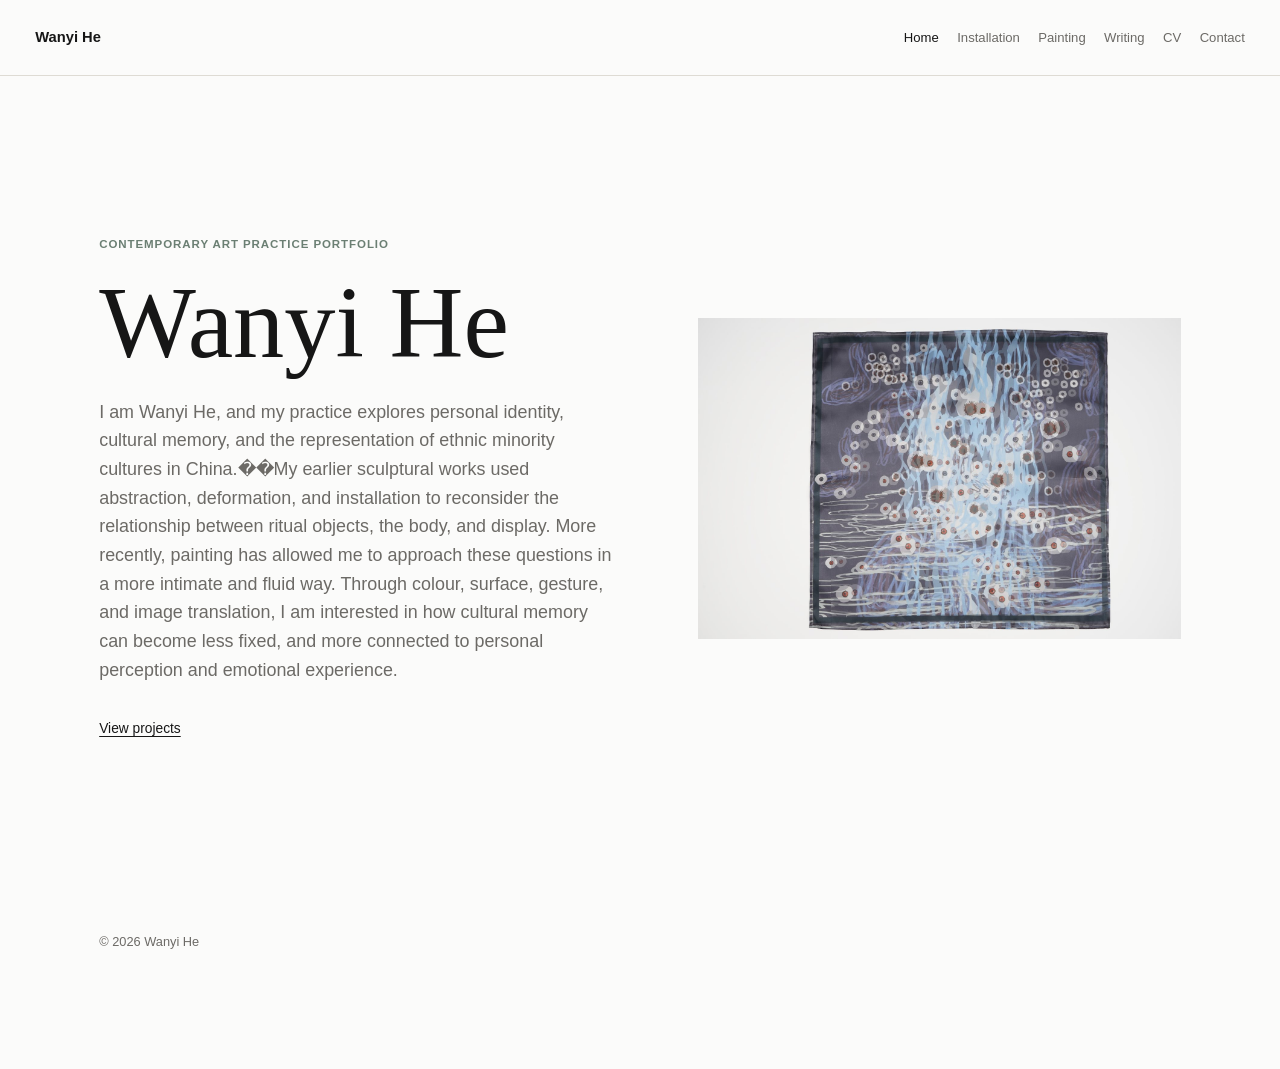
<file: index.html>
<!doctype html>
<html lang="en">
  <head>
    <meta charset="utf-8" />
    <meta name="viewport" content="width=device-width, initial-scale=1" />
    <title>Wanyi He - Painting Portfolio</title>
    <meta
      name="description"
      content="Contemporary painting portfolio for Slade Painting application."
    />
    <link rel="stylesheet" href="styles.css" />
  </head>
  <body>
    <header class="site-header" data-header>
      <a class="site-title" href="index.html" aria-label="Back to Home">Wanyi He</a>
      <button
        class="nav-toggle"
        type="button"
        aria-label="Open navigation"
        aria-expanded="false"
        data-nav-toggle
      >
        <span></span>
        <span></span>
      </button>
      <nav class="site-nav" aria-label="Primary navigation" data-nav>
        <a href="index.html">Home</a>
        <a href="projects.html#installation-projects">Installation</a>
        <a href="projects.html#painting-projects">Painting</a>
        <a href="writing.html">Writing</a>
        <a href="cv.html">CV</a>
        <a href="contact.html">Contact</a>
      </nav>
    </header>

    <main>
      <section class="intro section-pad" id="home" aria-labelledby="home-title">
        <div class="intro-copy">
          <p class="eyebrow">Contemporary Painting Portfolio</p>
          <h1 id="home-title">Painting as a way of holding uncertain images.</h1>
          <p class="intro-text">
            I work with painting, drawing, image fragments, and studio notes to
            test how memory, surface, and observation can remain unresolved.
          </p>
          <a class="intro-link" href="projects.html">View projects</a>
        </div>
        <figure class="intro-image">
          <button
            class="image-button"
            type="button"
            data-lightbox-src="assets/work-01.png"
            data-lightbox-caption="Placeholder work image"
          >
            <img src="assets/work-01.png" alt="Placeholder painting documentation" />
          </button>
          <figcaption>Selected work, replace with your own image.</figcaption>
        </figure>
      </section>
    </main>

    <footer class="site-footer">
      <p>&copy; <span data-year></span> <span data-footer-name>Wanyi He</span></p>
    </footer>
    <dialog class="lightbox" data-lightbox aria-label="Image preview">
      <button class="lightbox-close" type="button" aria-label="Close image preview" data-lightbox-close>
        Close
      </button>
      <figure>
        <img alt="" data-lightbox-image />
        <figcaption data-lightbox-caption></figcaption>
      </figure>
    </dialog>

    <script src="content.js"></script>
    <script src="app.js"></script>
  </body>
</html>
</file>
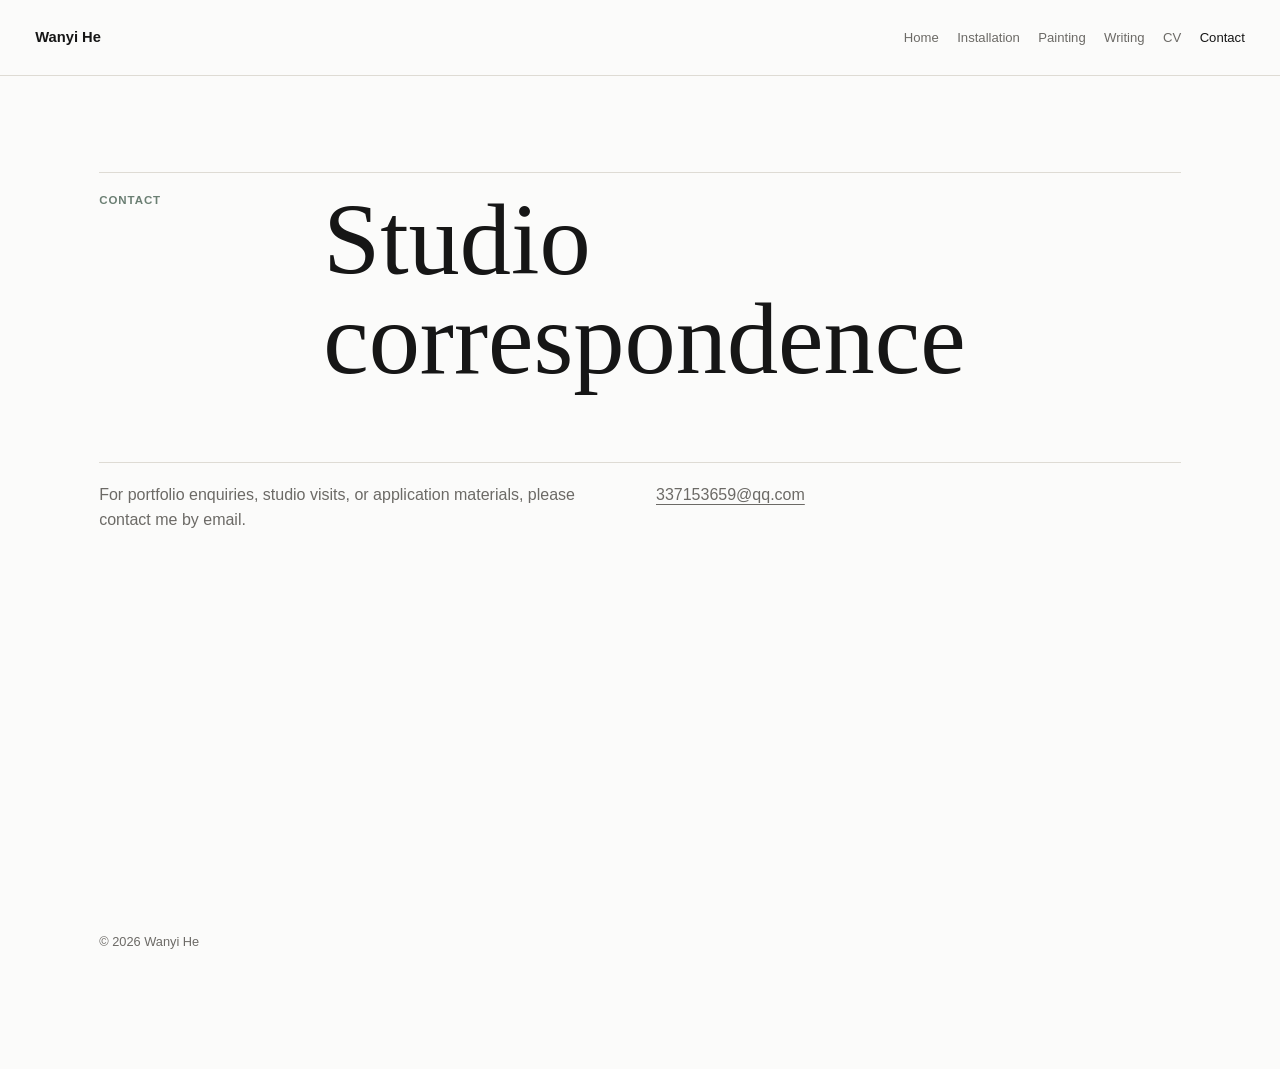
<file: contact.html>
<!doctype html>
<html lang="en">
  <head>
    <meta charset="utf-8" />
    <meta name="viewport" content="width=device-width, initial-scale=1" />
    <title>Contact - Painting Portfolio</title>
    <meta name="description" content="Contact page for a contemporary painting portfolio." />
    <link rel="stylesheet" href="styles.css" />
  </head>
  <body>
    <header class="site-header" data-header>
      <a class="site-title" href="index.html" aria-label="Back to Home">Wanyi He</a>
      <button class="nav-toggle" type="button" aria-label="Open navigation" aria-expanded="false" data-nav-toggle>
        <span></span>
        <span></span>
      </button>
      <nav class="site-nav" aria-label="Primary navigation" data-nav>
        <a href="index.html">Home</a>
        <a href="projects.html#installation-projects">Installation</a>
        <a href="projects.html#painting-projects">Painting</a>
        <a href="writing.html">Writing</a>
        <a href="cv.html">CV</a>
        <a href="contact.html">Contact</a>
      </nav>
    </header>

    <main>
      <section class="contact section-pad page-start" aria-labelledby="contact-title">
        <div class="section-heading">
          <p class="eyebrow">Contact</p>
          <h1 id="contact-title">Studio correspondence</h1>
        </div>
        <div class="contact-grid">
          <p>
            For portfolio enquiries, studio visits, or application materials,
            please contact me by email.
          </p>
          <p>
            <a data-email href="mailto:your.email@example.com">your.email@example.com</a>
          </p>
        </div>
      </section>
    </main>

    <footer class="site-footer">
      <p>&copy; <span data-year></span> <span data-footer-name>Wanyi He</span></p>
    </footer>
    <script src="content.js"></script>
    <script src="app.js"></script>
  </body>
</html>
</file>
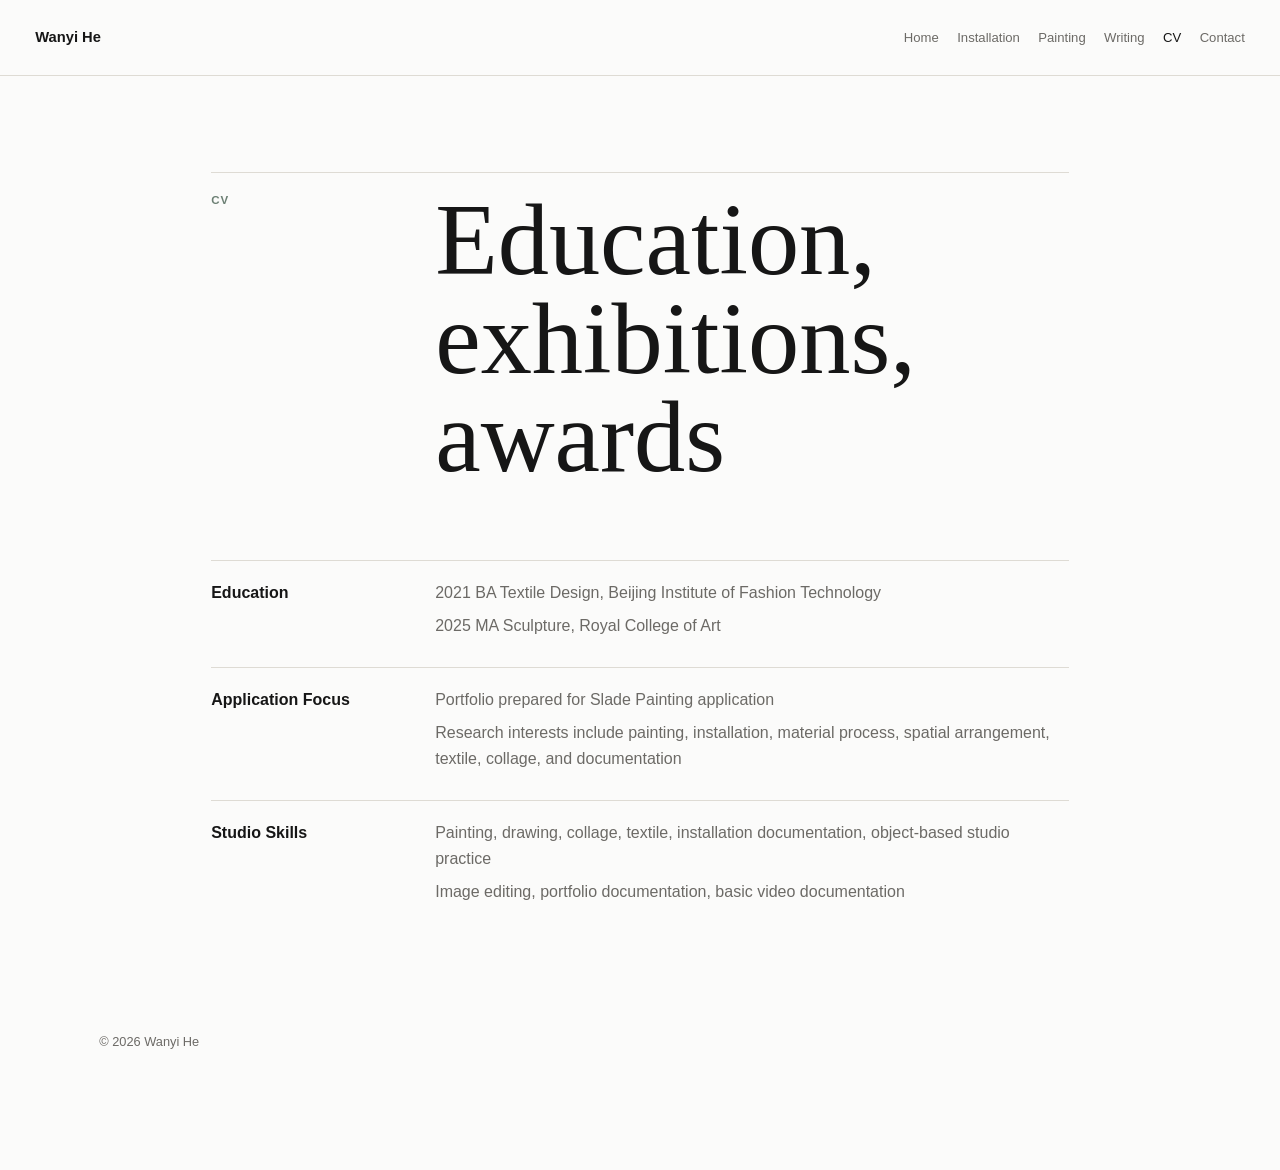
<file: cv.html>
<!doctype html>
<html lang="en">
  <head>
    <meta charset="utf-8" />
    <meta name="viewport" content="width=device-width, initial-scale=1" />
    <title>CV - Painting Portfolio</title>
    <meta name="description" content="CV for a contemporary painting portfolio." />
    <link rel="stylesheet" href="styles.css" />
  </head>
  <body>
    <header class="site-header" data-header>
      <a class="site-title" href="index.html" aria-label="Back to Home">Wanyi He</a>
      <button class="nav-toggle" type="button" aria-label="Open navigation" aria-expanded="false" data-nav-toggle>
        <span></span>
        <span></span>
      </button>
      <nav class="site-nav" aria-label="Primary navigation" data-nav>
        <a href="index.html">Home</a>
        <a href="projects.html#installation-projects">Installation</a>
        <a href="projects.html#painting-projects">Painting</a>
        <a href="writing.html">Writing</a>
        <a href="cv.html">CV</a>
        <a href="contact.html">Contact</a>
      </nav>
    </header>

    <main>
      <section class="text-section section-pad page-start" aria-labelledby="cv-title">
        <div class="section-heading">
          <p class="eyebrow">CV</p>
          <h1 id="cv-title">Education, exhibitions, awards</h1>
        </div>
        <div class="cv-list" data-cv></div>
      </section>
    </main>

    <footer class="site-footer">
      <p>&copy; <span data-year></span> <span data-footer-name>Wanyi He</span></p>
    </footer>
    <script src="content.js"></script>
    <script src="app.js"></script>
  </body>
</html>
</file>
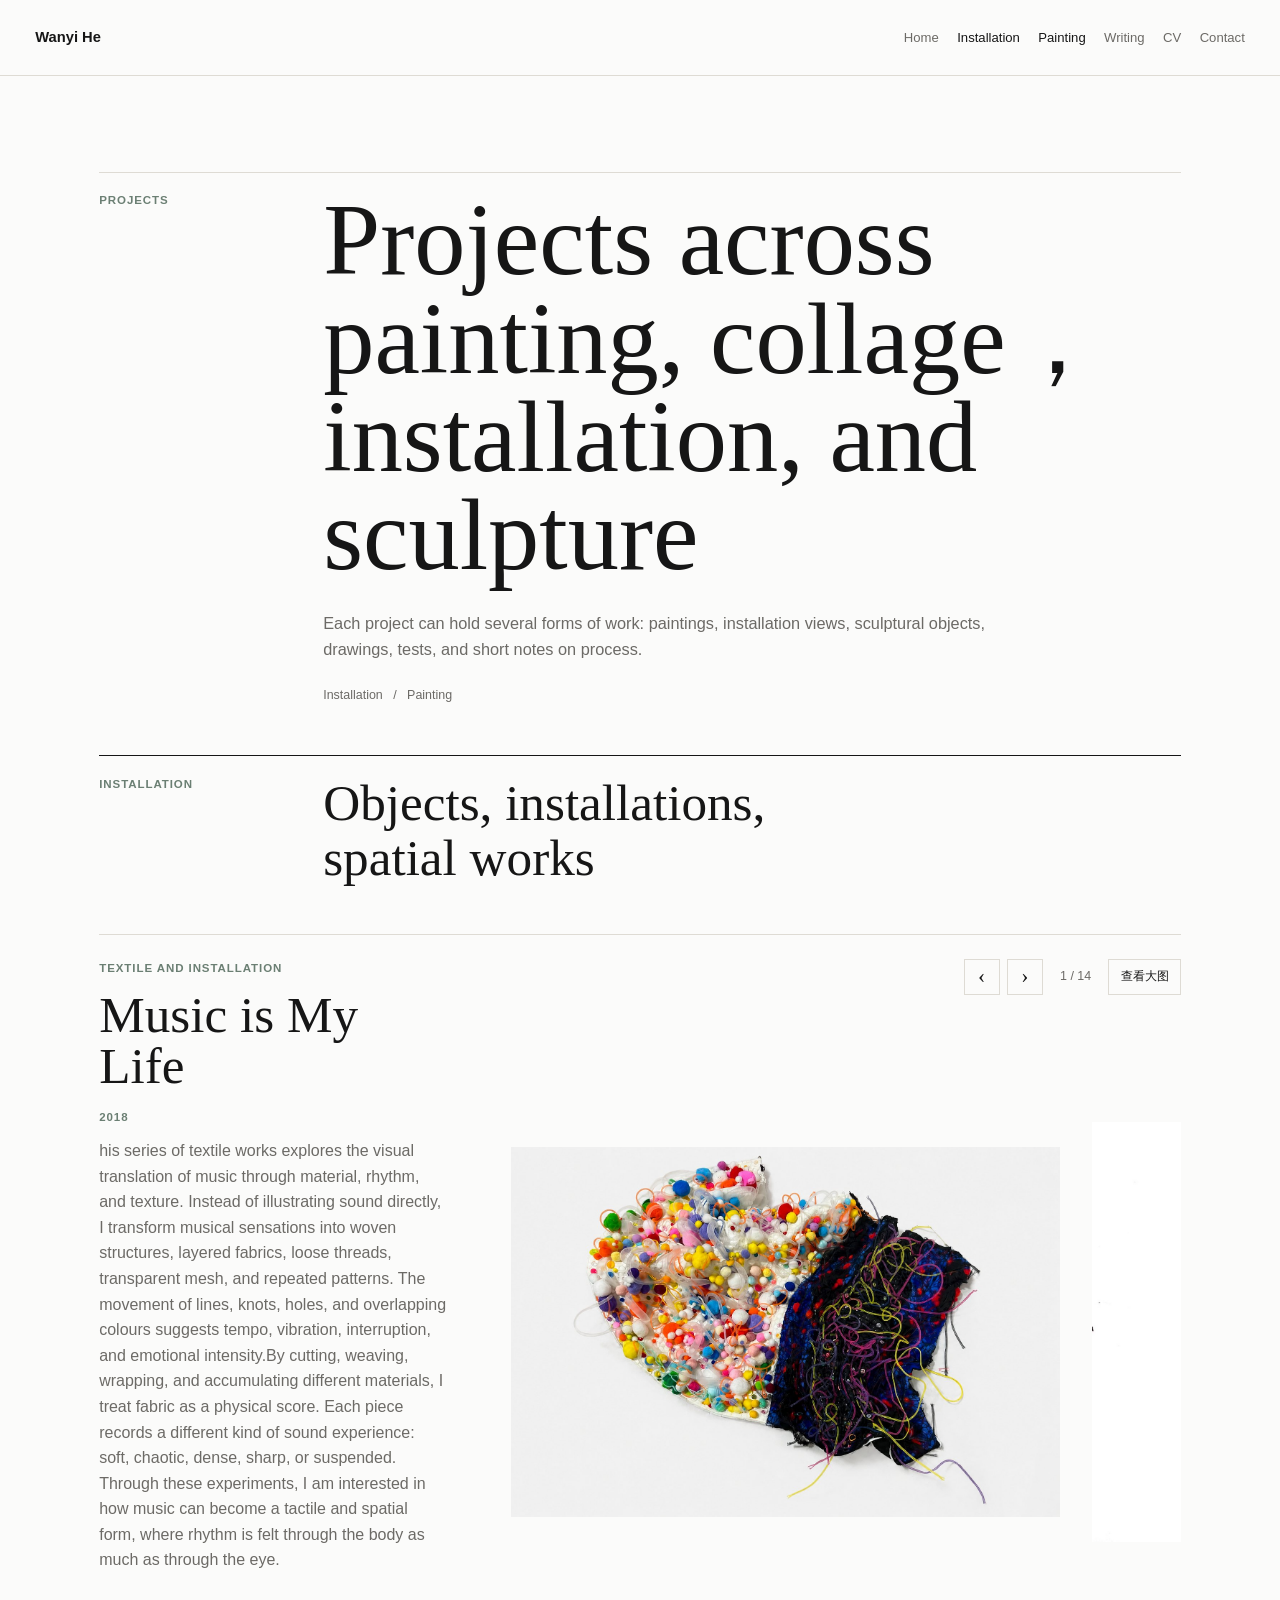
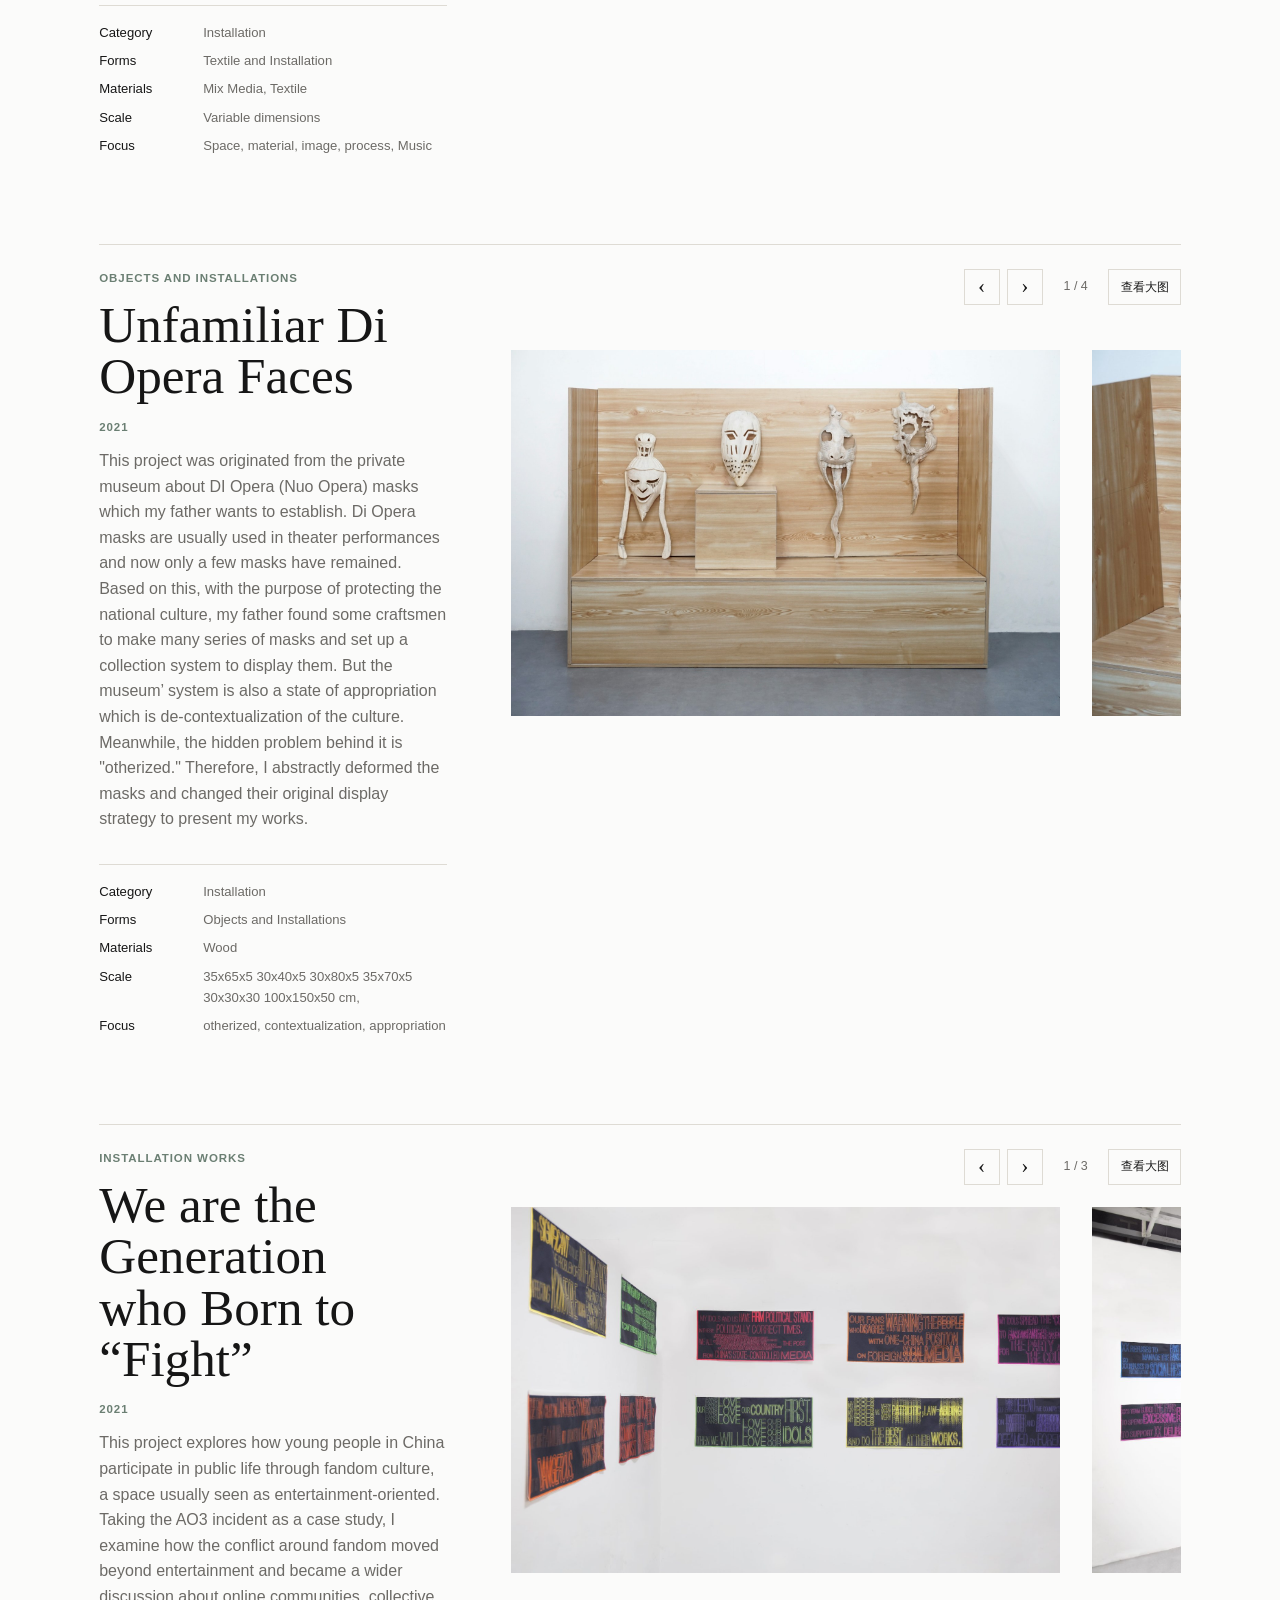
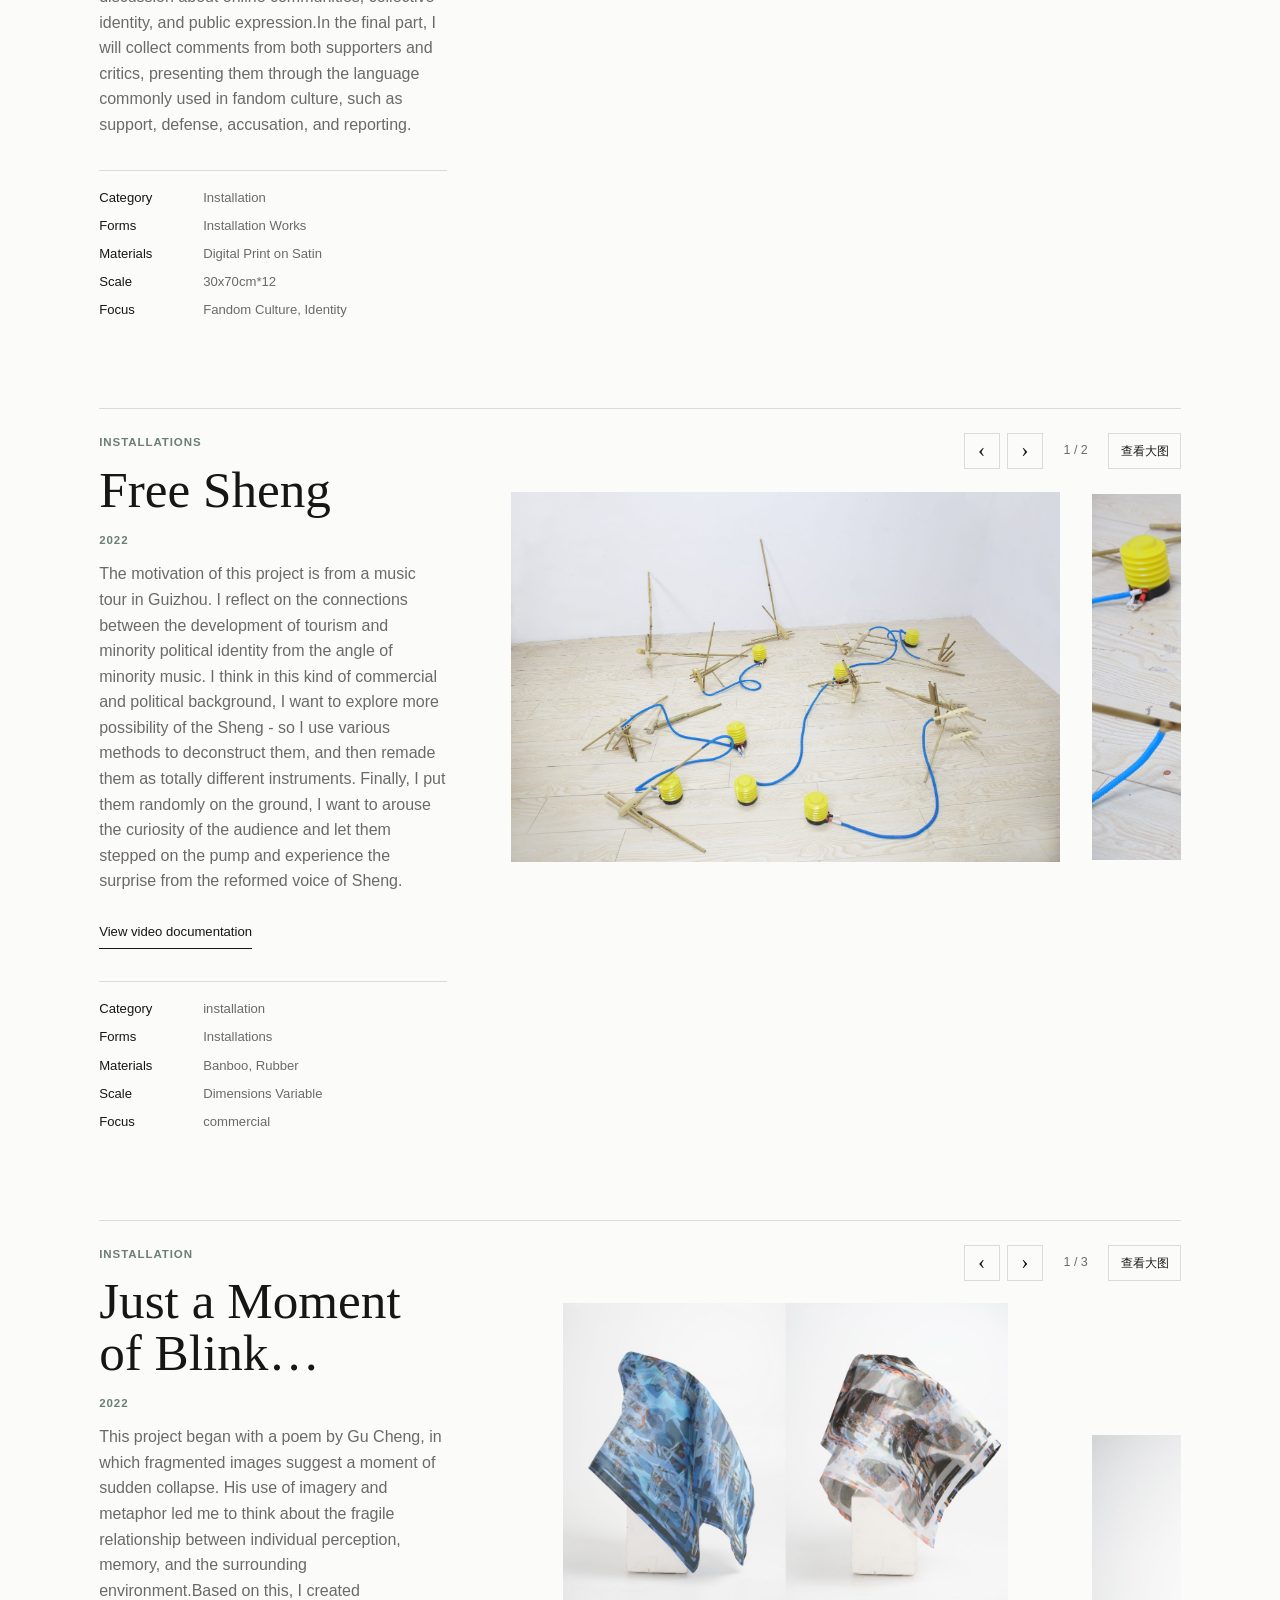
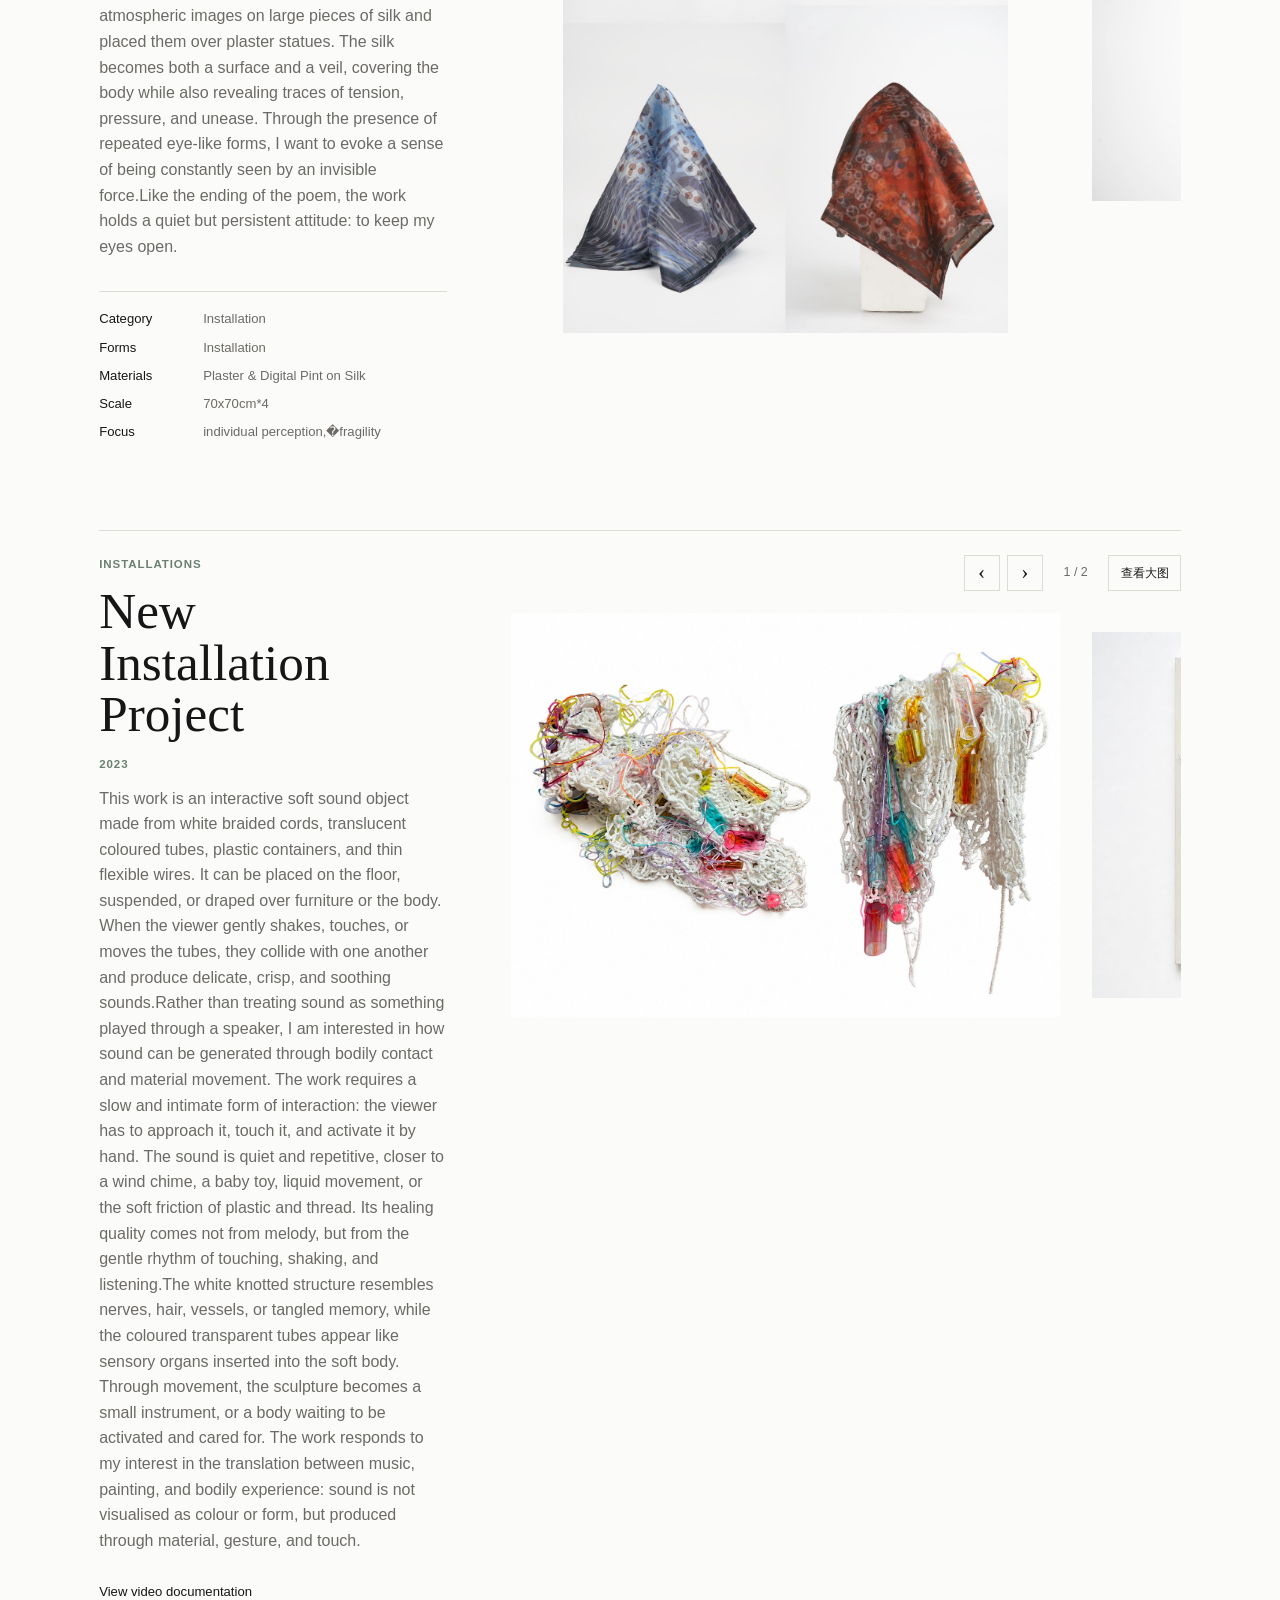
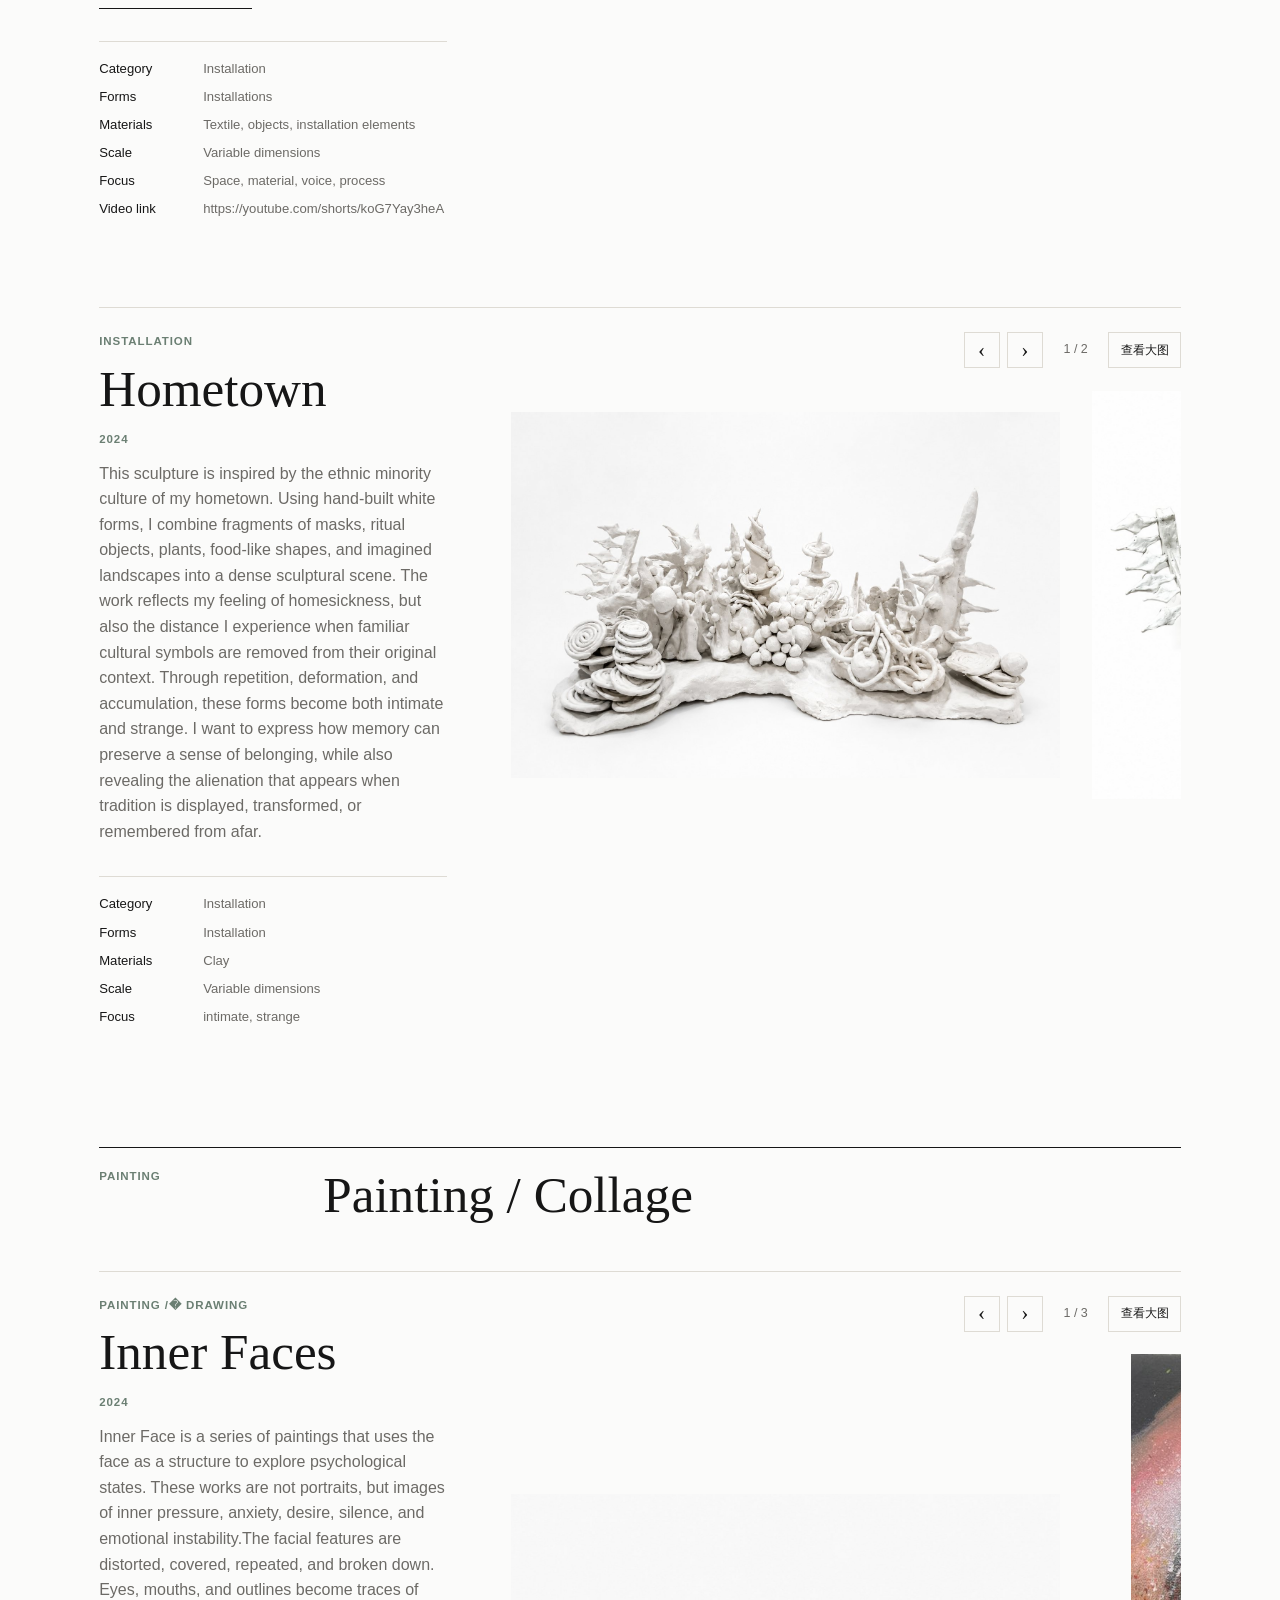
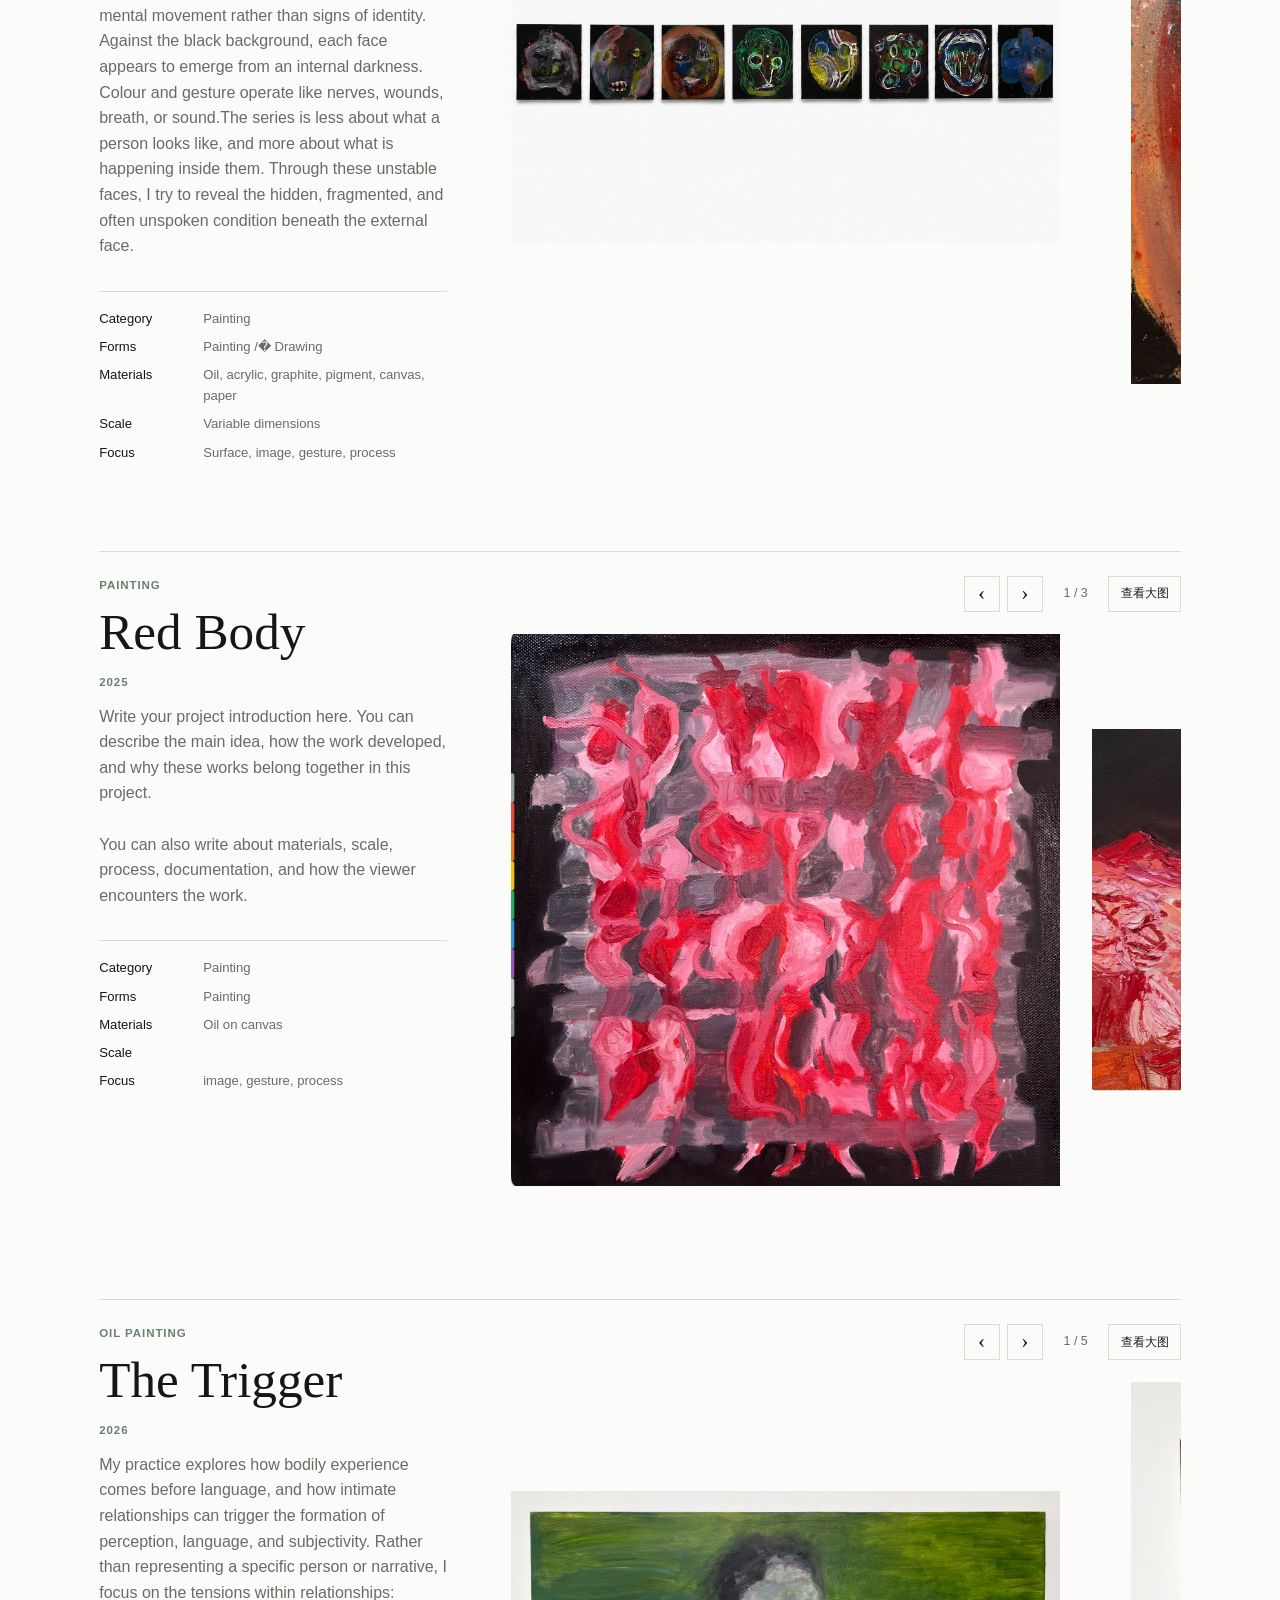
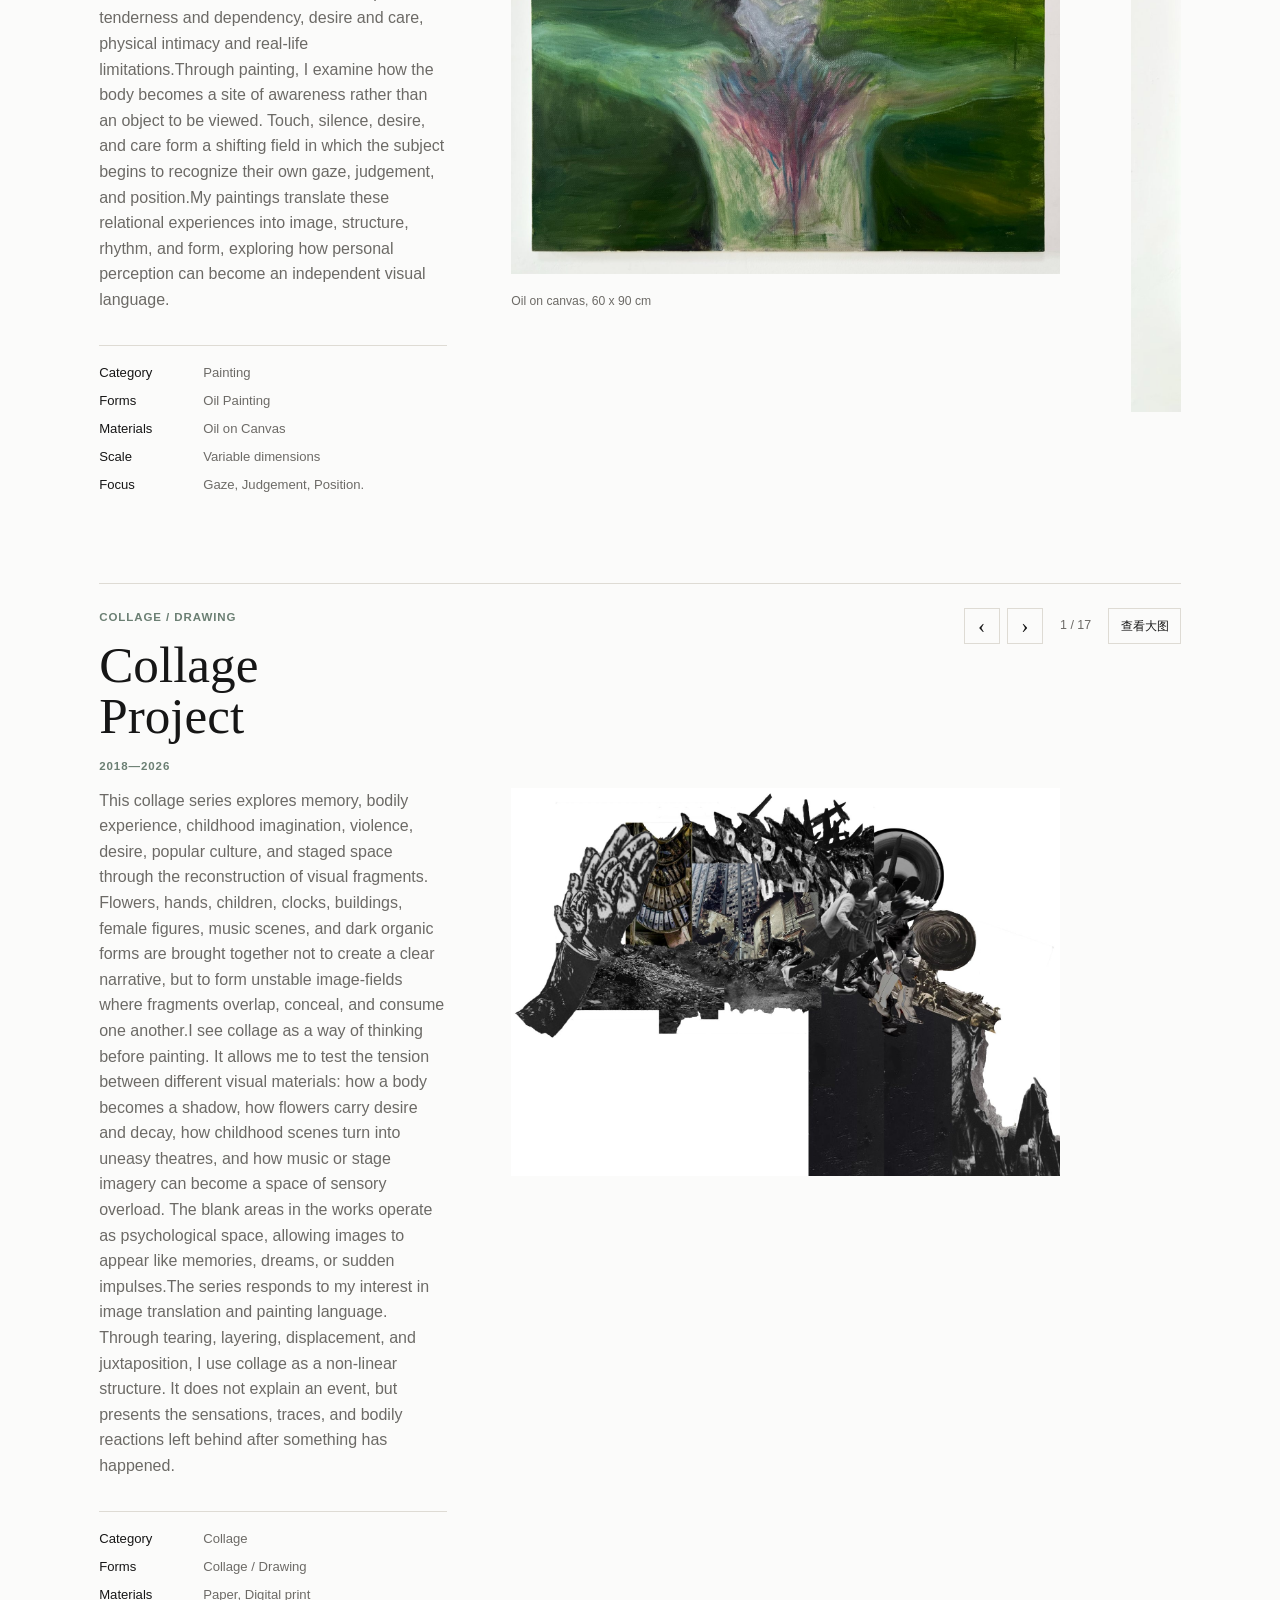
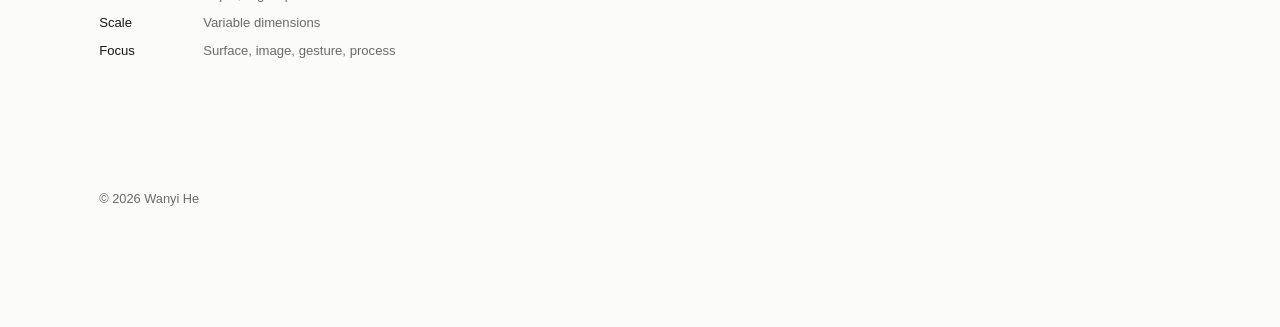
<file: projects.html>
<!doctype html>
<html lang="en">
  <head>
    <meta charset="utf-8" />
    <meta name="viewport" content="width=device-width, initial-scale=1" />
    <title>Projects - Painting Portfolio</title>
    <meta name="description" content="Projects from a contemporary painting portfolio." />
    <link rel="stylesheet" href="styles.css" />
  </head>
  <body>
    <header class="site-header" data-header>
      <a class="site-title" href="index.html" aria-label="Back to Home">Wanyi He</a>
      <button class="nav-toggle" type="button" aria-label="Open navigation" aria-expanded="false" data-nav-toggle>
        <span></span>
        <span></span>
      </button>
      <nav class="site-nav" aria-label="Primary navigation" data-nav>
        <a href="index.html">Home</a>
        <a href="projects.html#installation-projects">Installation</a>
        <a href="projects.html#painting-projects">Painting</a>
        <a href="writing.html">Writing</a>
        <a href="cv.html">CV</a>
        <a href="contact.html">Contact</a>
      </nav>
    </header>

    <main>
      <section class="section-pad page-start" aria-labelledby="projects-title">
        <div class="section-heading">
          <p class="eyebrow">Projects</p>
          <div>
            <h1 id="projects-title" data-projects-page-title>
              Projects across painting, installation, and sculpture
            </h1>
            <p class="page-intro" data-projects-page-intro>
              Each project can hold several forms of work: paintings, installation views,
              sculptural objects, drawings, tests, and short notes on process.
            </p>
            <nav class="project-jump-links" aria-label="Project sections">
              <a href="#installation-projects">Installation</a>
              <a href="#painting-projects">Painting</a>
            </nav>
<button class="project-add-project" type="button" data-add-project="Painting">
              添加绘画/拼贴项目
            </button>
          </div>
        </div>
        <div class="projects-list" data-projects></div>
      </section>
    </main>

    <footer class="site-footer">
      <p>&copy; <span data-year></span> <span data-footer-name>Wanyi He</span></p>
    </footer>
    <dialog class="lightbox" data-lightbox aria-label="Image preview">
      <button class="lightbox-close" type="button" aria-label="Close image preview" data-lightbox-close>Close</button>
      <figure>
        <img alt="" data-lightbox-image />
        <figcaption data-lightbox-caption></figcaption>
      </figure>
    </dialog>

    <script src="content.js"></script>
    <script src="app.js"></script>
  </body>
</html>
</file>
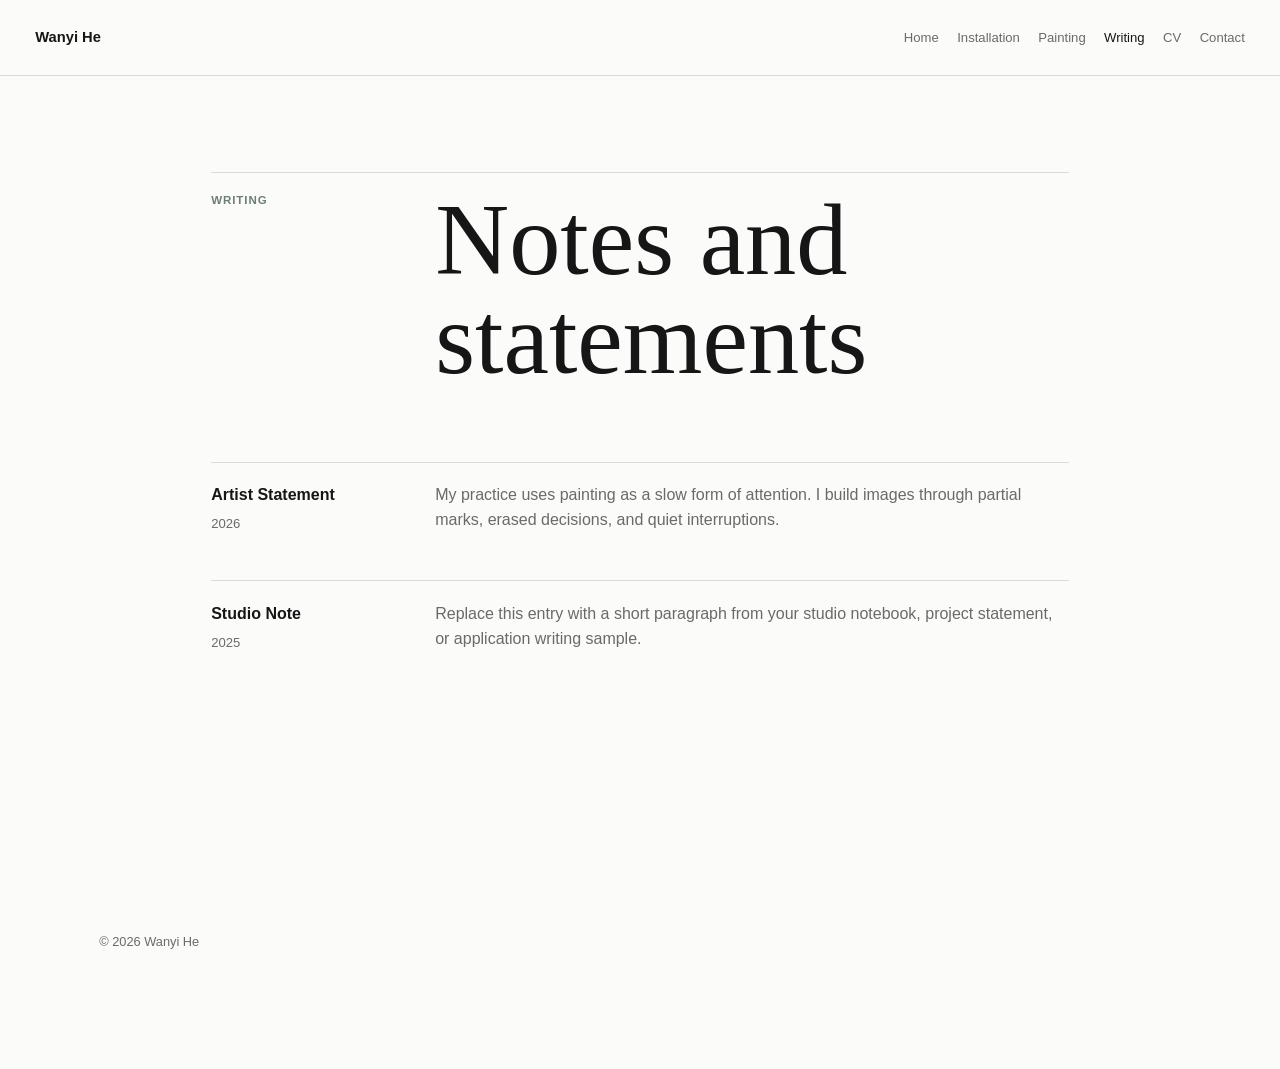
<file: writing.html>
<!doctype html>
<html lang="en">
  <head>
    <meta charset="utf-8" />
    <meta name="viewport" content="width=device-width, initial-scale=1" />
    <title>Writing - Painting Portfolio</title>
    <meta name="description" content="Writing and statements for a contemporary painting portfolio." />
    <link rel="stylesheet" href="styles.css" />
  </head>
  <body>
    <header class="site-header" data-header>
      <a class="site-title" href="index.html" aria-label="Back to Home">Wanyi He</a>
      <button class="nav-toggle" type="button" aria-label="Open navigation" aria-expanded="false" data-nav-toggle>
        <span></span>
        <span></span>
      </button>
      <nav class="site-nav" aria-label="Primary navigation" data-nav>
        <a href="index.html">Home</a>
        <a href="projects.html#installation-projects">Installation</a>
        <a href="projects.html#painting-projects">Painting</a>
        <a href="writing.html">Writing</a>
        <a href="cv.html">CV</a>
        <a href="contact.html">Contact</a>
      </nav>
    </header>

    <main>
      <section class="text-section section-pad page-start" aria-labelledby="writing-title">
        <div class="section-heading">
          <p class="eyebrow">Writing</p>
          <h1 id="writing-title">Notes and statements</h1>
        </div>
        <div class="writing-list" data-writing></div>
      </section>
    </main>

    <footer class="site-footer">
      <p>&copy; <span data-year></span> <span data-footer-name>Wanyi He</span></p>
    </footer>
    <script src="content.js"></script>
    <script src="app.js"></script>
  </body>
</html>
</file>
<file: styles.css>
:root {
  --page: #fbfbfa;
  --ink: #161616;
  --muted: #6c6a66;
  --line: #dedbd4;
  --soft: #f2f1ee;
  --accent: #6b7f73;
  --measure: 72rem;
  --header-height: 4.75rem;
}

* {
  box-sizing: border-box;
}

html {
  scroll-behavior: smooth;
}

body {
  margin: 0;
  background: var(--page);
  color: var(--ink);
  font-family: Arial, Helvetica, sans-serif;
  font-size: 16px;
  line-height: 1.6;
  letter-spacing: 0;
}

body:has(dialog[open]) {
  overflow: hidden;
}

img {
  display: block;
  max-width: 100%;
}

a {
  color: inherit;
  text-decoration-thickness: 1px;
  text-underline-offset: 0.24em;
}

button {
  font: inherit;
}

.site-header {
  position: sticky;
  top: 0;
  z-index: 10;
  display: flex;
  align-items: center;
  justify-content: space-between;
  min-height: var(--header-height);
  padding: 0 2.2rem;
  border-bottom: 1px solid var(--line);
  background: rgba(251, 251, 250, 0.94);
  backdrop-filter: blur(10px);
}

.site-title {
  font-size: 0.92rem;
  font-weight: 600;
  text-decoration: none;
  letter-spacing: 0;
}

.site-nav {
  display: flex;
  align-items: center;
  gap: 1.15rem;
  font-size: 0.82rem;
}

.site-nav a {
  color: var(--muted);
  text-decoration: none;
}

.site-nav a:hover,
.site-nav a:focus-visible {
  color: var(--ink);
}

.site-nav a[aria-current="page"] {
  color: var(--ink);
}

.nav-toggle {
  display: none;
}

.section-pad {
  max-width: var(--measure);
  margin: 0 auto;
  padding: 6rem 2.2rem;
  scroll-margin-top: var(--header-height);
}

.page-start {
  min-height: calc(100svh - var(--header-height));
}

.page-start h1 {
  max-width: 16ch;
}

.page-intro {
  max-width: 42rem;
  margin: 1.4rem 0 0;
  color: var(--muted);
  font-size: 1.02rem;
}

.project-add-project {
  display: none;
  margin-top: 1.5rem;
  border: 1px solid var(--ink);
  background: var(--ink);
  color: var(--page);
  padding: 0.55rem 0.85rem;
  cursor: pointer;
  font-size: 0.82rem;
}

.is-editing .project-add-project {
  display: inline-flex;
}

.project-add-project:hover,
.project-add-project:focus-visible {
  background: var(--accent);
  border-color: var(--accent);
}

.intro {
  display: grid;
  grid-template-columns: minmax(0, 0.78fr) minmax(22rem, 0.72fr);
  gap: clamp(2.5rem, 6vw, 6rem);
  align-items: center;
  min-height: calc(100svh - var(--header-height));
}

.intro-copy {
  max-width: 43rem;
}

.eyebrow {
  margin: 0 0 1.25rem;
  color: var(--accent);
  font-size: 0.72rem;
  font-weight: 600;
  letter-spacing: 0.08em;
  text-transform: uppercase;
}

h1,
h2,
h3,
p {
  margin-top: 0;
}

h1 {
  max-width: 13ch;
  margin-bottom: 1.6rem;
  font-family: Georgia, "Times New Roman", serif;
  font-size: clamp(3.6rem, 8vw, 7.6rem);
  font-weight: 400;
  line-height: 0.96;
}

h2 {
  margin-bottom: 0;
  font-family: Georgia, "Times New Roman", serif;
  font-size: clamp(2rem, 4vw, 3.6rem);
  font-weight: 400;
  line-height: 1.08;
}

h3 {
  margin-bottom: 0.35rem;
  font-size: 1rem;
  font-weight: 600;
}

.intro-text {
  max-width: 35rem;
  color: var(--muted);
  font-size: 1.12rem;
}

.intro-link {
  display: inline-flex;
  margin-top: 1rem;
  color: var(--ink);
  font-size: 0.86rem;
}

.project-video-link {
  display: inline-flex;
  align-items: center;
  min-height: 2.1rem;
  margin-top: 1.35rem;
  border-bottom: 1px solid var(--ink);
  color: var(--ink);
  font-size: 0.82rem;
  text-decoration: none;
}

.project-video-link:hover,
.project-video-link:focus-visible {
  color: var(--muted);
  border-color: var(--muted);
}

.intro-image {
  margin: 0;
}

.intro-image .image-button {
  cursor: zoom-in;
}

.intro-image .image-button img {
  width: 100%;
  max-height: min(66svh, 42rem);
  border: 0;
  object-fit: contain;
  background: transparent;
}

figcaption {
  margin-top: 0.7rem;
  color: var(--muted);
  font-size: 0.8rem;
}

.project-image .image-note {
  max-width: 34rem;
  color: var(--muted);
  font-size: 0.76rem;
  line-height: 1.45;
}

.project-image .image-note:empty {
  display: none;
}

.is-editing .project-image .image-note {
  display: block;
  min-height: 1.1rem;
}

.is-editing .project-image .image-note:empty::before {
  content: "添加图片注释";
  color: rgba(107, 107, 103, 0.58);
}

.section-heading {
  display: grid;
  grid-template-columns: 12rem minmax(0, 1fr);
  gap: 2rem;
  margin-bottom: 3rem;
  border-top: 1px solid var(--line);
  padding-top: 1.15rem;
}

.project-jump-links {
  display: inline-flex;
  flex-wrap: wrap;
  align-items: center;
  gap: 0.65rem;
  margin-top: 1.5rem;
  color: var(--muted);
  font-size: 0.78rem;
}

.project-jump-links a {
  color: var(--muted);
  text-decoration: none;
}

.project-jump-links a + a::before {
  content: "/";
  margin-right: 0.65rem;
  color: var(--line-strong);
}

.project-jump-links a:hover,
.project-jump-links a:focus-visible {
  color: var(--ink);
}

.projects-list {
  display: grid;
  gap: 7.5rem;
}

.project-category-section {
  display: grid;
  gap: 3rem;
  scroll-margin-top: 6rem;
}

.project-category-heading {
  display: grid;
  grid-template-columns: 12rem minmax(0, 1fr);
  gap: 2rem;
  border-top: 1px solid var(--ink);
  padding-top: 1.2rem;
}

.project-category-heading h2 {
  max-width: 22ch;
  font-size: clamp(2rem, 4vw, 4.6rem);
}

.project-category-list {
  display: grid;
  gap: 5.5rem;
}

.empty-category {
  color: var(--muted);
}

.project {
  display: grid;
  grid-template-columns: minmax(18rem, 0.52fr) minmax(0, 1fr);
  gap: clamp(2rem, 5vw, 4.5rem);
  border-top: 1px solid var(--line);
  padding-top: 1.5rem;
}

.project-copy {
  position: sticky;
  top: calc(var(--header-height) + 2rem);
  align-self: start;
}

.project-copy p:last-child {
  color: var(--muted);
}

.project-type,
.project-year {
  margin-bottom: 0.75rem;
  color: var(--accent);
  font-size: 0.72rem;
  font-weight: 600;
  letter-spacing: 0.08em;
  text-transform: uppercase;
}

.project h3 {
  max-width: 12ch;
  margin-bottom: 1rem;
  font-family: Georgia, "Times New Roman", serif;
  font-size: clamp(2.1rem, 4vw, 4.2rem);
  font-weight: 400;
  line-height: 1;
}

.project-statement {
  max-width: 34rem;
  color: var(--muted);
  white-space: pre-wrap;
}

.project-details {
  display: grid;
  grid-template-columns: 5.5rem minmax(0, 1fr);
  gap: 0.45rem 1rem;
  margin: 2rem 0 0;
  border-top: 1px solid var(--line);
  padding-top: 1rem;
  font-size: 0.82rem;
}

.project-details dt {
  color: var(--ink);
}

.project-details dd {
  margin: 0;
  color: var(--muted);
}

.project-detail-controls,
.project-delete-detail {
  display: none;
}

.is-editing .project-detail-controls {
  display: flex;
  flex-wrap: wrap;
  gap: 0.45rem;
  margin-top: 0.8rem;
}

.is-editing .project-detail-controls button,
.is-editing .project-delete-detail {
  min-height: 1.8rem;
  border: 1px solid var(--line);
  background: transparent;
  color: var(--ink);
  cursor: pointer;
  font: inherit;
  font-size: 0.75rem;
}

.is-editing .project-detail-controls button {
  padding: 0 0.65rem;
}

.is-editing .project-delete-detail {
  display: inline-flex;
  align-items: center;
  margin-left: 0.7rem;
  padding: 0 0.5rem;
}

.meta {
  margin-bottom: 1.2rem;
  color: var(--muted);
  font-size: 0.82rem;
}

.project-gallery-shell {
  min-width: 0;
}

.project-gallery-controls {
  display: flex;
  align-items: center;
  justify-content: flex-end;
  gap: 0.45rem;
  margin-bottom: 1.4rem;
}

.project-gallery-controls button {
  display: grid;
  width: 2.25rem;
  height: 2.25rem;
  place-items: center;
  border: 1px solid var(--line);
  background: transparent;
  color: var(--ink);
  cursor: pointer;
  font-family: Georgia, "Times New Roman", serif;
  font-size: 1.35rem;
  line-height: 1;
}

.project-gallery-controls .project-add-image,
.project-gallery-controls .project-view-media,
.project-gallery-controls .project-delete-media,
.project-gallery-controls .project-delete-project {
  width: auto;
  font-family: Arial, Helvetica, sans-serif;
  font-size: 0.78rem;
  padding: 0 0.7rem;
}

.project-gallery-controls .project-add-image,
.project-gallery-controls .project-delete-media,
.project-gallery-controls .project-delete-project {
  display: none;
}

.is-editing .project-gallery-controls .project-add-image,
.is-editing .project-gallery-controls .project-delete-media,
.is-editing .project-gallery-controls .project-delete-project {
  display: inline-flex;
  align-items: center;
}

.project-gallery-controls .project-delete-media,
.project-gallery-controls .project-delete-project {
  color: #8a302a;
}

.project-gallery-controls button:hover,
.project-gallery-controls button:focus-visible {
  background: var(--soft);
}

.project-gallery-controls span {
  color: var(--muted);
  font-size: 0.78rem;
  min-width: 3.2rem;
  text-align: center;
}

.project-gallery {
  display: flex;
  gap: 2rem;
  align-items: center;
  overflow-x: auto;
  overscroll-behavior-x: contain;
  scroll-behavior: smooth;
  scroll-snap-type: x mandatory;
  scrollbar-width: thin;
  padding-bottom: 1.1rem;
}

.project-image {
  flex: 0 0 min(82%, 52rem);
  margin: 0;
  scroll-snap-align: start;
}

.project-image figcaption {
  max-width: 34rem;
  margin-top: 0.75rem;
  color: var(--muted);
  font-size: 0.78rem;
  line-height: 1.45;
}

.image-button {
  width: 100%;
  margin: 0;
  padding: 0;
  border: 0;
  background: transparent;
  cursor: zoom-in;
  text-align: left;
}

.image-button button {
  width: 100%;
  margin: 0;
  padding: 0;
  border: 0;
  background: transparent;
  cursor: zoom-in;
}

.image-button img,
.image-button video {
  width: 100%;
  max-height: min(70svh, 46rem);
  height: auto;
  border: 0;
  background: transparent;
  object-fit: contain;
}

.image-button video {
  cursor: default;
}

.image-button:focus-visible {
  outline: 2px solid var(--accent);
  outline-offset: 4px;
}

.works-grid {
  display: grid;
  grid-template-columns: repeat(3, minmax(0, 1fr));
  gap: 2rem;
}

.work-card .image-button {
  display: block;
  aspect-ratio: 4 / 5;
  overflow: hidden;
}

.work-card img {
  height: 100%;
  aspect-ratio: 4 / 5;
}

.work-card-copy {
  padding-top: 0.9rem;
}

.text-section {
  max-width: 58rem;
}

.text-columns {
  display: grid;
  grid-template-columns: repeat(3, minmax(0, 1fr));
  gap: 2rem;
}

.text-columns p,
.writing-list p,
.contact-grid p {
  color: var(--muted);
}

.writing-list {
  display: grid;
  gap: 1.7rem;
}

.writing-item {
  display: grid;
  grid-template-columns: 12rem minmax(0, 1fr);
  gap: 2rem;
  border-top: 1px solid var(--line);
  padding-top: 1.2rem;
}

.cv-list {
  display: grid;
  gap: 1.8rem;
}

.cv-list section {
  display: grid;
  grid-template-columns: 12rem minmax(0, 1fr);
  gap: 2rem;
  border-top: 1px solid var(--line);
  padding-top: 1.2rem;
}

.cv-list ul {
  margin: 0;
  padding: 0;
  color: var(--muted);
  list-style: none;
}

.cv-list li + li {
  margin-top: 0.45rem;
}

.contact-grid {
  display: grid;
  grid-template-columns: 1fr 1fr;
  gap: 2rem;
  border-top: 1px solid var(--line);
  padding-top: 1.2rem;
}

.site-footer {
  max-width: var(--measure);
  margin: 0 auto;
  padding: 2rem 2.2rem 6.5rem;
  color: var(--muted);
  font-size: 0.8rem;
}

.editor-panel {
  position: fixed;
  right: 1rem;
  bottom: 1rem;
  z-index: 20;
  display: flex;
  align-items: center;
  gap: 0.45rem;
  max-width: calc(100vw - 2rem);
  border: 1px solid var(--line);
  background: rgba(251, 251, 250, 0.96);
  padding: 0.45rem;
  box-shadow: 0 12px 36px rgba(22, 22, 22, 0.12);
}

.editor-panel button,
.editor-panel label {
  display: inline-flex;
  align-items: center;
  min-height: 2rem;
  border: 1px solid var(--line);
  background: var(--page);
  color: var(--ink);
  padding: 0.32rem 0.62rem;
  cursor: pointer;
  font-size: 0.78rem;
  white-space: nowrap;
}

.editor-panel .save-now {
  border-color: var(--ink);
  background: var(--ink);
  color: var(--page);
}

.editor-panel .save-now:hover,
.editor-panel .save-now:focus-visible {
  background: var(--accent);
  border-color: var(--accent);
}

.editor-panel .generated-download-link {
  display: inline-flex;
  align-items: center;
  min-height: 2rem;
  border: 1px solid var(--accent);
  background: var(--accent);
  color: var(--page);
  padding: 0.32rem 0.62rem;
  font-size: 0.78rem;
  text-decoration: none;
  white-space: nowrap;
}

.editor-panel input {
  position: absolute;
  width: 1px;
  height: 1px;
  opacity: 0;
  pointer-events: none;
}

.hidden-file-input {
  position: fixed;
  inset: auto auto 0 0;
  width: 1px;
  height: 1px;
  opacity: 0;
}

.editor-panel span {
  color: var(--muted);
  font-size: 0.75rem;
  white-space: nowrap;
}

.is-editing [data-edit-path] {
  outline: 1px dashed rgba(107, 127, 115, 0.55);
  outline-offset: 0.18rem;
  cursor: text;
}

.is-editing [data-edit-path]:focus {
  outline: 2px solid var(--accent);
  background: #ffffff;
}

.is-editing .image-button {
  cursor: pointer;
  position: relative;
}

.is-editing .image-button::after {
  content: "换图片";
  position: absolute;
  right: 0.7rem;
  bottom: 0.7rem;
  border: 1px solid var(--line);
  background: rgba(251, 251, 250, 0.98);
  color: var(--ink);
  padding: 0.42rem 0.7rem;
  font-size: 0.78rem;
  box-shadow: 0 8px 24px rgba(22, 22, 22, 0.12);
}

.lightbox {
  width: min(92vw, 76rem);
  max-height: 92svh;
  padding: 1.1rem;
  border: 0;
  background: var(--page);
  color: var(--ink);
}

.lightbox::backdrop {
  background: rgba(22, 22, 22, 0.68);
}

.lightbox figure {
  margin: 0;
}

.lightbox img {
  width: 100%;
  max-height: 78svh;
  object-fit: contain;
  background: var(--soft);
}

.lightbox-close {
  display: block;
  margin: 0 0 0.9rem auto;
  border: 0;
  border-bottom: 1px solid currentColor;
  border-radius: 0;
  background: transparent;
  color: var(--muted);
  cursor: pointer;
  font-size: 0.82rem;
}

@media (max-width: 860px) {
  .site-header {
    padding: 0 1.15rem;
  }

  .nav-toggle {
    display: grid;
    gap: 0.28rem;
    width: 2.4rem;
    height: 2.4rem;
    place-content: center;
    border: 0;
    background: transparent;
  }

  .nav-toggle span {
    display: block;
    width: 1.2rem;
    height: 1px;
    background: var(--ink);
  }

  .site-nav {
    position: absolute;
    top: var(--header-height);
    right: 0;
    left: 0;
    display: none;
    flex-direction: column;
    align-items: flex-start;
    gap: 0;
    border-bottom: 1px solid var(--line);
    background: var(--page);
    padding: 0.7rem 1.15rem 1rem;
  }

  .site-nav.is-open {
    display: flex;
  }

  .site-nav a {
    width: 100%;
    padding: 0.55rem 0;
  }

  .section-pad {
    padding: 4.5rem 1.15rem;
  }

  .intro {
    grid-template-columns: 1fr;
    gap: 2rem;
    min-height: auto;
  }

  .intro-copy {
    padding-bottom: 0;
  }

  h1 {
    max-width: 12ch;
  }

  .intro-image {
    margin-bottom: 0;
  }

  .section-heading,
  .project-category-heading,
  .project,
  .writing-item,
  .cv-list section,
  .contact-grid {
    grid-template-columns: 1fr;
    gap: 1rem;
  }

  .project-copy {
    position: static;
  }

  .project-gallery {
    gap: 0.85rem;
  }

  .project-image {
    flex-basis: 88%;
  }

  .image-button img,
  .image-button video {
    max-height: 62svh;
  }

  .project h3 {
    max-width: 11ch;
  }

  .works-grid,
  .text-columns {
    grid-template-columns: 1fr;
  }

  .lightbox {
    width: 94vw;
    padding: 0.8rem;
  }

  .editor-panel {
    right: 0.65rem;
    bottom: 0.65rem;
    left: 0.65rem;
    overflow-x: auto;
  }
}

@media (min-width: 861px) and (max-width: 1080px) {
  .works-grid,
  .text-columns {
    grid-template-columns: repeat(2, minmax(0, 1fr));
  }
}
</file>
